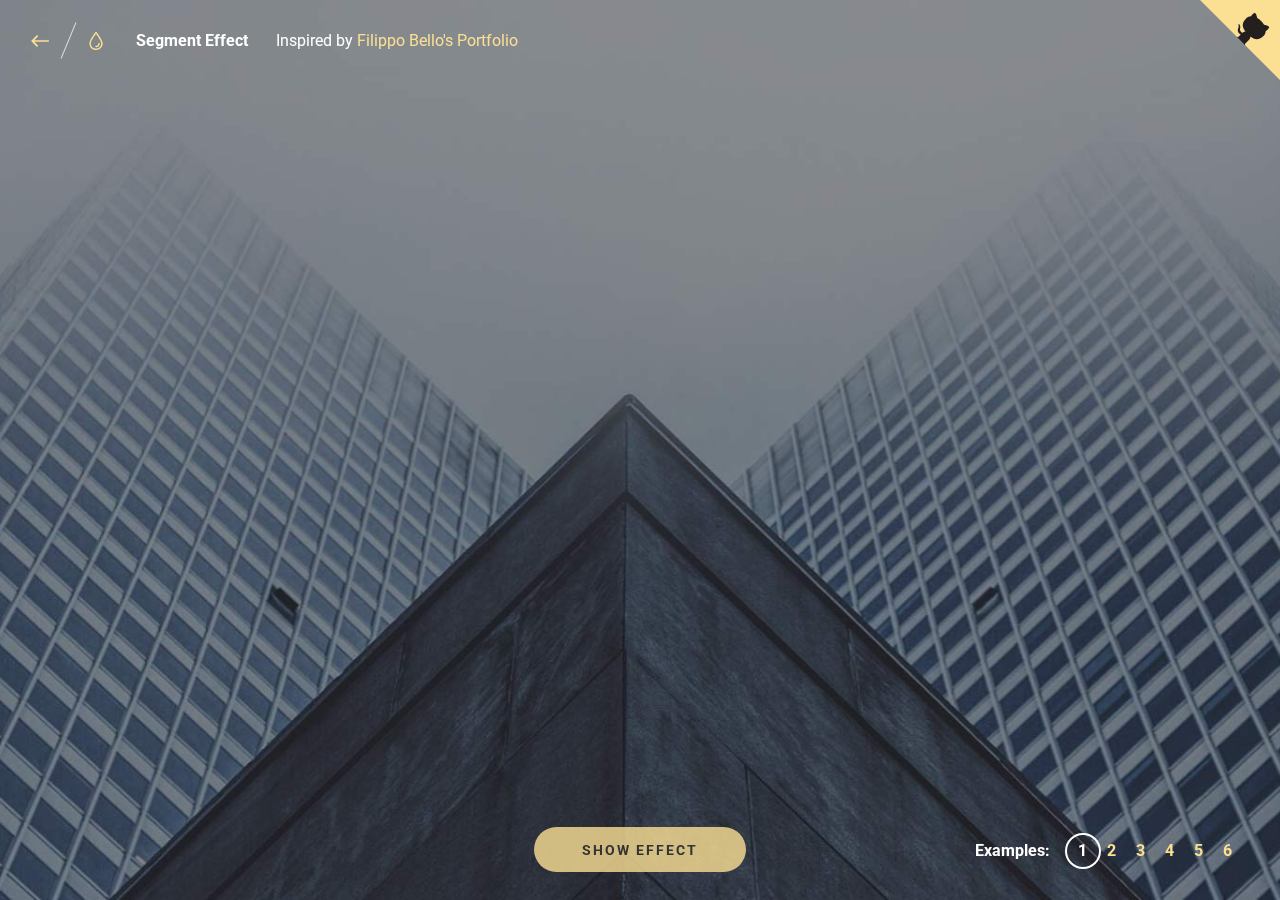
<file: img/SegmentEffect/index.html>
<!DOCTYPE html>
<html lang="en" class="no-js">
	<head>
		<meta charset="UTF-8" />
		<meta http-equiv="X-UA-Compatible" content="IE=edge">
		<meta name="viewport" content="width=device-width, initial-scale=1">
		<title>Segment Effect | Demo 1 | Codrops</title>
		<meta name="description" content="Background image segment effect" />
		<meta name="keywords" content="css, html, backgorund image, effect, boxes, segments" />
		<meta name="author" content="Codrops" />
		<link rel="shortcut icon" href="favicon.ico">
		<link href="https://fonts.googleapis.com/css?family=Roboto:400,700" rel="stylesheet">
		<link rel="stylesheet" type="text/css" href="css/normalize.css" />
		<link rel="stylesheet" type="text/css" href="css/demo.css" />
		<link rel="stylesheet" type="text/css" href="css/component.css" />
		<!--[if IE]>
			<script src="http://html5shiv.googlecode.com/svn/trunk/html5.js"></script>
			<![endif]-->
		<script>
		document.documentElement.className = 'js';
		</script>
	</head>
	<body class="demo-1">
		<svg class="hidden">
			<defs>
				<symbol id="icon-arrow" viewBox="0 0 24 24">
					<title>arrow</title>
					<polygon points="6.3,12.8 20.9,12.8 20.9,11.2 6.3,11.2 10.2,7.2 9,6 3.1,12 9,18 10.2,16.8 " />
				</symbol>
				<symbol id="icon-drop" viewBox="0 0 24 24">
					<title>drop</title>
					<path d="M12,21c-3.6,0-6.6-3-6.6-6.6C5.4,11,10.8,4,11.4,3.2C11.6,3.1,11.8,3,12,3s0.4,0.1,0.6,0.3c0.6,0.8,6.1,7.8,6.1,11.2C18.6,18.1,15.6,21,12,21zM12,4.8c-1.8,2.4-5.2,7.4-5.2,9.6c0,2.9,2.3,5.2,5.2,5.2s5.2-2.3,5.2-5.2C17.2,12.2,13.8,7.3,12,4.8z" />
					<path d="M12,18.2c-0.4,0-0.7-0.3-0.7-0.7s0.3-0.7,0.7-0.7c1.3,0,2.4-1.1,2.4-2.4c0-0.4,0.3-0.7,0.7-0.7c0.4,0,0.7,0.3,0.7,0.7C15.8,16.5,14.1,18.2,12,18.2z" />
				</symbol>
			</defs>
		</svg>
		<main>
			<header class="codrops-header">
				<div class="codrops-links">
					<a class="codrops-icon codrops-icon--prev" href="http://tympanus.net/Development/FancyLetterAnimation/" title="Previous Demo">
						<svg class="icon icon--arrow">
							<use xlink:href="#icon-arrow"></use>
						</svg>
					</a>
					<a class="codrops-icon codrops-icon--drop" href="http://tympanus.net/codrops/?p=28039" title="Back to the article">
						<svg class="icon icon--drop">
							<use xlink:href="#icon-drop"></use>
						</svg>
					</a>
				</div>
				<h1 class="codrops-header__title">Segment Effect</h1>
				<p class="codrops-header__tagline">Inspired by <a href="http://www.filippobello.com/portfolio">Filippo Bello's Portfolio</a></p>
				<a href="https://github.com/codrops/SegmentEffect/" class="github-corner">
					<svg width="80" height="80" viewBox="0 0 250 250" class="github-icon">
						<path d="M0,0 L115,115 L130,115 L142,142 L250,250 L250,0 Z"></path>
						<path d="M128.3,109.0 C113.8,99.7 119.0,89.6 119.0,89.6 C122.0,82.7 120.5,78.6 120.5,78.6 C119.2,72.0 123.4,76.3 123.4,76.3 C127.3,80.9 125.5,87.3 125.5,87.3 C122.9,97.6 130.6,101.9 134.4,103.2" fill="currentColor" style="transform-origin: 130px 106px;" class="octo-arm"></path>
						<path d="M115.0,115.0 C114.9,115.1 118.7,116.5 119.8,115.4 L133.7,101.6 C136.9,99.2 139.9,98.4 142.2,98.6 C133.8,88.0 127.5,74.4 143.8,58.0 C148.5,53.4 154.0,51.2 159.7,51.0 C160.3,49.4 163.2,43.6 171.4,40.1 C171.4,40.1 176.1,42.5 178.8,56.2 C183.1,58.6 187.2,61.8 190.9,65.4 C194.5,69.0 197.7,73.2 200.1,77.6 C213.8,80.2 216.3,84.9 216.3,84.9 C212.7,93.1 206.9,96.0 205.4,96.6 C205.1,102.4 203.0,107.8 198.3,112.5 C181.9,128.9 168.3,122.5 157.7,114.1 C157.9,116.9 156.7,120.9 152.7,124.9 L141.0,136.5 C139.8,137.7 141.6,141.9 141.8,141.8 Z" fill="currentColor" class="octo-body"></path>
					</svg>
				</a>
			</header>
			<!-- Initial markup -->
			<div class="segmenter" style="background-image: url(img/1.jpg)"></div>
			<h2 class="trigger-headline trigger-headline--hidden"><span>M</span><span>o</span><span>t</span><span>i</span><span>o</span><span>n</span></h2>
			<div class="bottom-nav">
				<button class="btn btn--trigger btn--hidden">Show Effect</button>
				<nav class="codrops-demos">
					<span>Examples: </span>
					<a class="current-demo" href="index.html">1</a>
					<a href="index2.html">2</a>
					<a href="index3.html">3</a>
					<a href="index4.html">4</a>
					<a href="index5.html">5</a>
					<a href="index6.html">6</a>
				</nav>
			</div>
		</main>
		<script src="js/anime.min.js"></script>
		<script src="js/imagesloaded.pkgd.min.js"></script>
		<script src="js/main.js"></script>
		<script>
		(function() {
			var headline = document.querySelector('.trigger-headline'),
				trigger = document.querySelector('.btn--trigger'),
				segmenter = new Segmenter(document.querySelector('.segmenter'), {
					onReady: function() {
						trigger.classList.remove('btn--hidden');
						trigger.addEventListener('click', function() {
							segmenter.animate();
							headline.classList.remove('trigger-headline--hidden');
							this.classList.add('btn--hidden');
						});
					}
				});
		})();
		</script>
	</body>
</html>
</file>
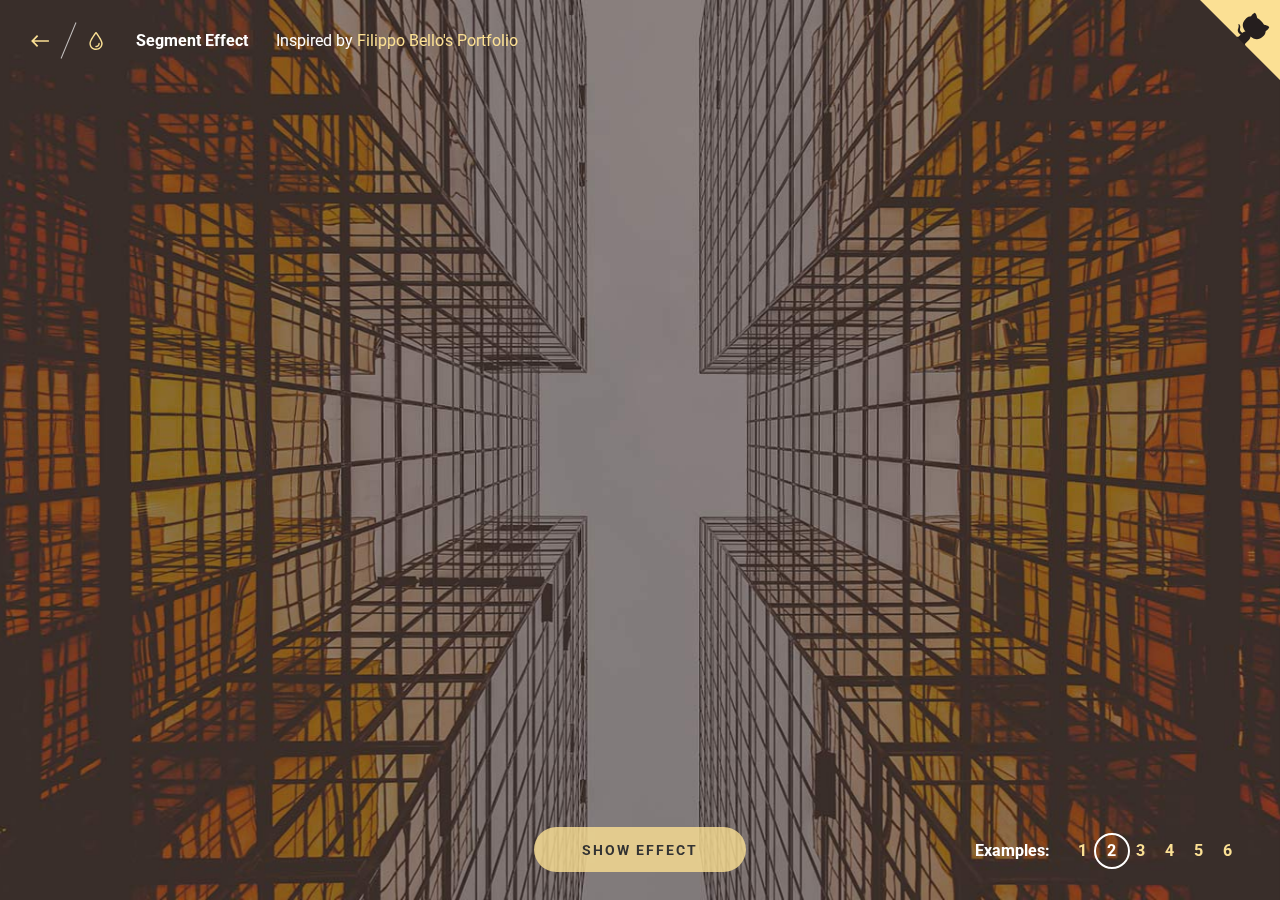
<file: img/SegmentEffect/index2.html>
<!DOCTYPE html>
<html lang="en" class="no-js">
	<head>
		<meta charset="UTF-8" />
		<meta http-equiv="X-UA-Compatible" content="IE=edge">
		<meta name="viewport" content="width=device-width, initial-scale=1">
		<title>Segment Effect | Demo 2 | Codrops</title>
		<meta name="description" content="Background image segment effect" />
		<meta name="keywords" content="css, html, backgorund image, effect, boxes, segments" />
		<meta name="author" content="Codrops" />
		<link rel="shortcut icon" href="favicon.ico">
		<link href="https://fonts.googleapis.com/css?family=Roboto:400,700" rel="stylesheet">
		<link rel="stylesheet" type="text/css" href="css/normalize.css" />
		<link rel="stylesheet" type="text/css" href="css/demo.css" />
		<link rel="stylesheet" type="text/css" href="css/component.css" />
		<!--[if IE]>
			<script src="http://html5shiv.googlecode.com/svn/trunk/html5.js"></script>
		<![endif]-->
		<script>
		document.documentElement.className = 'js';
		</script>
	</head>
	<body class="demo-2">
		<svg class="hidden">
			<defs>
				<symbol id="icon-arrow" viewBox="0 0 24 24">
					<title>arrow</title>
					<polygon points="6.3,12.8 20.9,12.8 20.9,11.2 6.3,11.2 10.2,7.2 9,6 3.1,12 9,18 10.2,16.8 " />
				</symbol>
				<symbol id="icon-drop" viewBox="0 0 24 24">
					<title>drop</title>
					<path d="M12,21c-3.6,0-6.6-3-6.6-6.6C5.4,11,10.8,4,11.4,3.2C11.6,3.1,11.8,3,12,3s0.4,0.1,0.6,0.3c0.6,0.8,6.1,7.8,6.1,11.2C18.6,18.1,15.6,21,12,21zM12,4.8c-1.8,2.4-5.2,7.4-5.2,9.6c0,2.9,2.3,5.2,5.2,5.2s5.2-2.3,5.2-5.2C17.2,12.2,13.8,7.3,12,4.8z" />
					<path d="M12,18.2c-0.4,0-0.7-0.3-0.7-0.7s0.3-0.7,0.7-0.7c1.3,0,2.4-1.1,2.4-2.4c0-0.4,0.3-0.7,0.7-0.7c0.4,0,0.7,0.3,0.7,0.7C15.8,16.5,14.1,18.2,12,18.2z" />
				</symbol>
			</defs>
		</svg>
		<main>
			<header class="codrops-header">
				<div class="codrops-links">
					<a class="codrops-icon codrops-icon--prev" href="http://tympanus.net/Development/FancyLetterAnimation/" title="Previous Demo">
						<svg class="icon icon--arrow">
							<use xlink:href="#icon-arrow"></use>
						</svg>
					</a>
					<a class="codrops-icon codrops-icon--drop" href="http://tympanus.net/codrops/?p=28039" title="Back to the article">
						<svg class="icon icon--drop">
							<use xlink:href="#icon-drop"></use>
						</svg>
					</a>
				</div>
				<h1 class="codrops-header__title">Segment Effect</h1>
				<p class="codrops-header__tagline">Inspired by <a href="http://www.filippobello.com/portfolio">Filippo Bello's Portfolio</a></p>
				<a href="https://github.com/codrops/SegmentEffect/" class="github-corner">
					<svg width="80" height="80" viewBox="0 0 250 250" class="github-icon">
						<path d="M0,0 L115,115 L130,115 L142,142 L250,250 L250,0 Z"></path>
						<path d="M128.3,109.0 C113.8,99.7 119.0,89.6 119.0,89.6 C122.0,82.7 120.5,78.6 120.5,78.6 C119.2,72.0 123.4,76.3 123.4,76.3 C127.3,80.9 125.5,87.3 125.5,87.3 C122.9,97.6 130.6,101.9 134.4,103.2" fill="currentColor" style="transform-origin: 130px 106px;" class="octo-arm"></path>
						<path d="M115.0,115.0 C114.9,115.1 118.7,116.5 119.8,115.4 L133.7,101.6 C136.9,99.2 139.9,98.4 142.2,98.6 C133.8,88.0 127.5,74.4 143.8,58.0 C148.5,53.4 154.0,51.2 159.7,51.0 C160.3,49.4 163.2,43.6 171.4,40.1 C171.4,40.1 176.1,42.5 178.8,56.2 C183.1,58.6 187.2,61.8 190.9,65.4 C194.5,69.0 197.7,73.2 200.1,77.6 C213.8,80.2 216.3,84.9 216.3,84.9 C212.7,93.1 206.9,96.0 205.4,96.6 C205.1,102.4 203.0,107.8 198.3,112.5 C181.9,128.9 168.3,122.5 157.7,114.1 C157.9,116.9 156.7,120.9 152.7,124.9 L141.0,136.5 C139.8,137.7 141.6,141.9 141.8,141.8 Z" fill="currentColor" class="octo-body"></path>
					</svg>
				</a>
			</header>
			<!-- Initial markup -->
			<div class="segmenter" style="background-image: url(img/2.jpg)"></div>
			<h2 class="trigger-headline trigger-headline--hidden"><span>C</span><span>o</span><span>p</span><span>p</span><span>e</span><span>r</span></h2>
			<div class="bottom-nav">
				<button class="btn btn--trigger">Show Effect</button>
				<nav class="codrops-demos">
					<span>Examples: </span>
					<a href="index.html">1</a>
					<a class="current-demo" href="index2.html">2</a>
					<a href="index3.html">3</a>
					<a href="index4.html">4</a>
					<a href="index5.html">5</a>
					<a href="index6.html">6</a>
				</nav>
			</div>
		</main>
		<script src="js/anime.min.js"></script>
		<script src="js/imagesloaded.pkgd.min.js"></script>
		<script src="js/main.js"></script>
		<script>
		(function() {
			var headline = document.querySelector('.trigger-headline'),
				trigger = document.querySelector('.btn--trigger'),
				segmenter = new Segmenter(document.querySelector('.segmenter'), {
					pieces: 4,
					animation: {
						duration: 1500,
						easing: 'easeInOutExpo',
						delay: 100,
						translateZ: 100
					},
					parallax: true,
					positions: [
						{top: 0, left: 0, width: 45, height: 45},
						{top: 55, left: 0, width: 45, height: 45},
						{top: 0, left: 55, width: 45, height: 45},
						{top: 55, left: 55, width: 45, height: 45}
					],
					onReady: function() {
						trigger.classList.remove('btn--hidden');
						trigger.addEventListener('click', function() {
							segmenter.animate();
							headline.classList.remove('trigger-headline--hidden');
							this.classList.add('btn--hidden');
						});
					}
				});
		})();
		</script>
	</body>
</html>
</file>
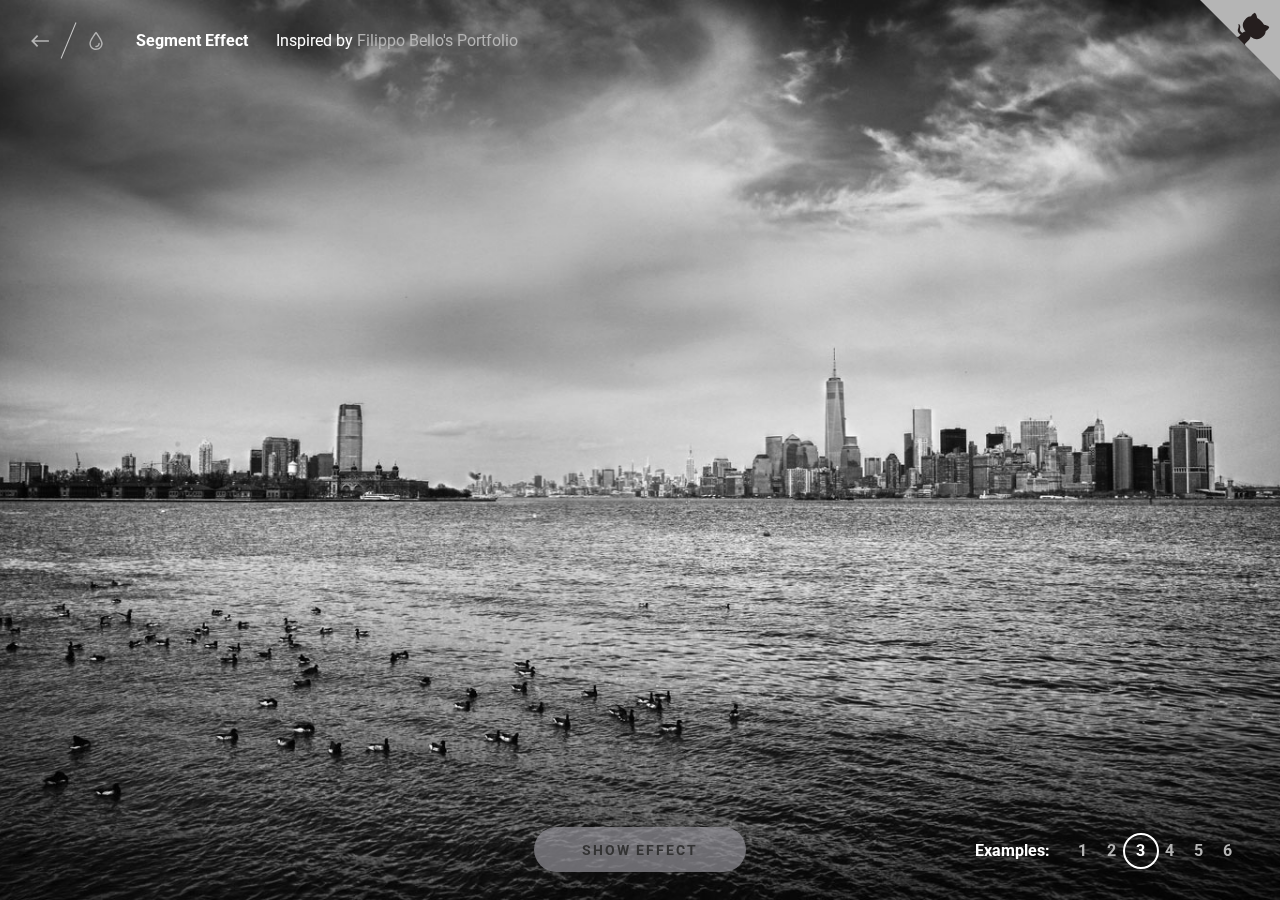
<file: img/SegmentEffect/index3.html>
<!DOCTYPE html>
<html lang="en" class="no-js">
	<head>
		<meta charset="UTF-8" />
		<meta http-equiv="X-UA-Compatible" content="IE=edge">
		<meta name="viewport" content="width=device-width, initial-scale=1">
		<title>Segment Effect | Demo 3 | Codrops</title>
		<meta name="description" content="Background image segment effect" />
		<meta name="keywords" content="css, html, backgorund image, effect, boxes, segments" />
		<meta name="author" content="Codrops" />
		<link rel="shortcut icon" href="favicon.ico">
		<link href="https://fonts.googleapis.com/css?family=Roboto:400,700" rel="stylesheet">
		<link rel="stylesheet" type="text/css" href="css/normalize.css" />
		<link rel="stylesheet" type="text/css" href="css/demo.css" />
		<link rel="stylesheet" type="text/css" href="css/component.css" />
		<!--[if IE]>
			<script src="http://html5shiv.googlecode.com/svn/trunk/html5.js"></script>
		<![endif]-->
		<script>
		document.documentElement.className = 'js';
		</script>
	</head>
	<body class="demo-3">
		<svg class="hidden">
			<defs>
				<symbol id="icon-arrow" viewBox="0 0 24 24">
					<title>arrow</title>
					<polygon points="6.3,12.8 20.9,12.8 20.9,11.2 6.3,11.2 10.2,7.2 9,6 3.1,12 9,18 10.2,16.8 " />
				</symbol>
				<symbol id="icon-drop" viewBox="0 0 24 24">
					<title>drop</title>
					<path d="M12,21c-3.6,0-6.6-3-6.6-6.6C5.4,11,10.8,4,11.4,3.2C11.6,3.1,11.8,3,12,3s0.4,0.1,0.6,0.3c0.6,0.8,6.1,7.8,6.1,11.2C18.6,18.1,15.6,21,12,21zM12,4.8c-1.8,2.4-5.2,7.4-5.2,9.6c0,2.9,2.3,5.2,5.2,5.2s5.2-2.3,5.2-5.2C17.2,12.2,13.8,7.3,12,4.8z" />
					<path d="M12,18.2c-0.4,0-0.7-0.3-0.7-0.7s0.3-0.7,0.7-0.7c1.3,0,2.4-1.1,2.4-2.4c0-0.4,0.3-0.7,0.7-0.7c0.4,0,0.7,0.3,0.7,0.7C15.8,16.5,14.1,18.2,12,18.2z" />
				</symbol>
			</defs>
		</svg>
		<main>
			<header class="codrops-header">
				<div class="codrops-links">
					<a class="codrops-icon codrops-icon--prev" href="http://tympanus.net/Development/FancyLetterAnimation/" title="Previous Demo">
						<svg class="icon icon--arrow">
							<use xlink:href="#icon-arrow"></use>
						</svg>
					</a>
					<a class="codrops-icon codrops-icon--drop" href="http://tympanus.net/codrops/?p=28039" title="Back to the article">
						<svg class="icon icon--drop">
							<use xlink:href="#icon-drop"></use>
						</svg>
					</a>
				</div>
				<h1 class="codrops-header__title">Segment Effect</h1>
				<p class="codrops-header__tagline">Inspired by <a href="http://www.filippobello.com/portfolio">Filippo Bello's Portfolio</a></p>
				<a href="https://github.com/codrops/SegmentEffect/" class="github-corner">
					<svg width="80" height="80" viewBox="0 0 250 250" class="github-icon">
						<path d="M0,0 L115,115 L130,115 L142,142 L250,250 L250,0 Z"></path>
						<path d="M128.3,109.0 C113.8,99.7 119.0,89.6 119.0,89.6 C122.0,82.7 120.5,78.6 120.5,78.6 C119.2,72.0 123.4,76.3 123.4,76.3 C127.3,80.9 125.5,87.3 125.5,87.3 C122.9,97.6 130.6,101.9 134.4,103.2" fill="currentColor" style="transform-origin: 130px 106px;" class="octo-arm"></path>
						<path d="M115.0,115.0 C114.9,115.1 118.7,116.5 119.8,115.4 L133.7,101.6 C136.9,99.2 139.9,98.4 142.2,98.6 C133.8,88.0 127.5,74.4 143.8,58.0 C148.5,53.4 154.0,51.2 159.7,51.0 C160.3,49.4 163.2,43.6 171.4,40.1 C171.4,40.1 176.1,42.5 178.8,56.2 C183.1,58.6 187.2,61.8 190.9,65.4 C194.5,69.0 197.7,73.2 200.1,77.6 C213.8,80.2 216.3,84.9 216.3,84.9 C212.7,93.1 206.9,96.0 205.4,96.6 C205.1,102.4 203.0,107.8 198.3,112.5 C181.9,128.9 168.3,122.5 157.7,114.1 C157.9,116.9 156.7,120.9 152.7,124.9 L141.0,136.5 C139.8,137.7 141.6,141.9 141.8,141.8 Z" fill="currentColor" class="octo-body"></path>
					</svg>
				</a>
			</header>
			<!-- Initial markup -->
			<div class="segmenter" style="background-image: url(img/3.jpg)"></div>
			<h2 class="trigger-headline trigger-headline--hidden"><span>M</span><span>o</span><span>t</span><span>i</span><span>o</span><span>n</span></h2>
			<div class="bottom-nav">
				<button class="btn btn--trigger">Show Effect</button>
				<nav class="codrops-demos">
					<span>Examples: </span>
					<a href="index.html">1</a>
					<a href="index2.html">2</a>
					<a class="current-demo" href="index3.html">3</a>
					<a href="index4.html">4</a>
					<a href="index5.html">5</a>
					<a href="index6.html">6</a>
				</nav>
			</div>
		</main>
		<script src="js/anime.min.js"></script>
		<script src="js/imagesloaded.pkgd.min.js"></script>
		<script src="js/main.js"></script>
		<script>
		(function() {
			var headline = document.querySelector('.trigger-headline'),
				trigger = document.querySelector('.btn--trigger'),
				segmenter = new Segmenter(document.querySelector('.segmenter'), {
					pieces: 10,
					shadowsAnimation: {
						opacity: 1,
						translateX: 20,
						translateY: 20
					},
					animation: {
						duration: 1500,
						easing: 'easeOutQuad',
						delay: 50,
						translateZ: {min: 10, max: 65}
					},
					positions: [
						{top: 0, left: 0, width: 30, height: 30},
						{top: 10, left: 10, width: 30, height: 30},
						{top: 20, left: 20, width: 30, height: 30},
						{top: 30, left: 30, width: 30, height: 30},
						{top: 40, left: 40, width: 30, height: 30},
						{top: 50, left: 50, width: 30, height: 30},
						{top: 60, left: 60, width: 30, height: 30},
						{top: 70, left: 70, width: 30, height: 30},
						{top: 80, left: 80, width: 30, height: 30},
						{top: 90, left: 90, width: 30, height: 30}
					],
					onReady: function() {
						trigger.classList.remove('btn--hidden');
						trigger.addEventListener('click', function() {
							segmenter.animate();
							headline.classList.remove('trigger-headline--hidden');
							this.classList.add('btn--hidden');
						});
					}
				});
		})();
		</script>
	</body>
</html>
</file>
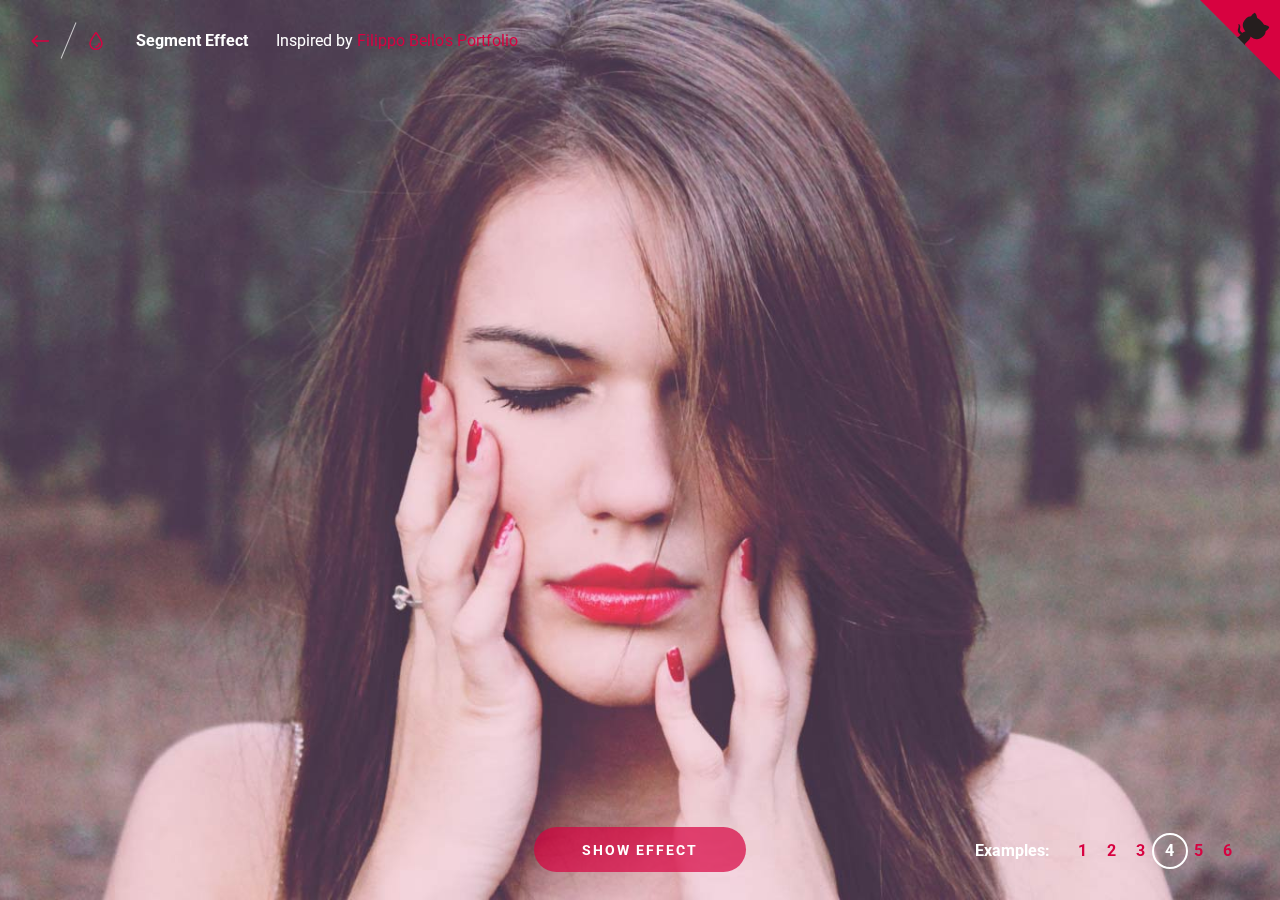
<file: img/SegmentEffect/index4.html>
<!DOCTYPE html>
<html lang="en" class="no-js">
	<head>
		<meta charset="UTF-8" />
		<meta http-equiv="X-UA-Compatible" content="IE=edge">
		<meta name="viewport" content="width=device-width, initial-scale=1">
		<title>Segment Effect | Demo 4 | Codrops</title>
		<meta name="description" content="Background image segment effect" />
		<meta name="keywords" content="css, html, backgorund image, effect, boxes, segments" />
		<meta name="author" content="Codrops" />
		<link rel="shortcut icon" href="favicon.ico">
		<link href="https://fonts.googleapis.com/css?family=Roboto:400,700" rel="stylesheet">
		<link rel="stylesheet" type="text/css" href="css/normalize.css" />
		<link rel="stylesheet" type="text/css" href="css/demo.css" />
		<link rel="stylesheet" type="text/css" href="css/component.css" />
		<!--[if IE]>
			<script src="http://html5shiv.googlecode.com/svn/trunk/html5.js"></script>
		<![endif]-->
		<script>
		document.documentElement.className = 'js';
		</script>
	</head>
	<body class="demo-4">
		<svg class="hidden">
			<defs>
				<symbol id="icon-arrow" viewBox="0 0 24 24">
					<title>arrow</title>
					<polygon points="6.3,12.8 20.9,12.8 20.9,11.2 6.3,11.2 10.2,7.2 9,6 3.1,12 9,18 10.2,16.8 " />
				</symbol>
				<symbol id="icon-drop" viewBox="0 0 24 24">
					<title>drop</title>
					<path d="M12,21c-3.6,0-6.6-3-6.6-6.6C5.4,11,10.8,4,11.4,3.2C11.6,3.1,11.8,3,12,3s0.4,0.1,0.6,0.3c0.6,0.8,6.1,7.8,6.1,11.2C18.6,18.1,15.6,21,12,21zM12,4.8c-1.8,2.4-5.2,7.4-5.2,9.6c0,2.9,2.3,5.2,5.2,5.2s5.2-2.3,5.2-5.2C17.2,12.2,13.8,7.3,12,4.8z" />
					<path d="M12,18.2c-0.4,0-0.7-0.3-0.7-0.7s0.3-0.7,0.7-0.7c1.3,0,2.4-1.1,2.4-2.4c0-0.4,0.3-0.7,0.7-0.7c0.4,0,0.7,0.3,0.7,0.7C15.8,16.5,14.1,18.2,12,18.2z" />
				</symbol>
			</defs>
		</svg>
		<main>
			<header class="codrops-header">
				<div class="codrops-links">
					<a class="codrops-icon codrops-icon--prev" href="http://tympanus.net/Development/FancyLetterAnimation/" title="Previous Demo">
						<svg class="icon icon--arrow">
							<use xlink:href="#icon-arrow"></use>
						</svg>
					</a>
					<a class="codrops-icon codrops-icon--drop" href="http://tympanus.net/codrops/?p=28039" title="Back to the article">
						<svg class="icon icon--drop">
							<use xlink:href="#icon-drop"></use>
						</svg>
					</a>
				</div>
				<h1 class="codrops-header__title">Segment Effect</h1>
				<p class="codrops-header__tagline">Inspired by <a href="http://www.filippobello.com/portfolio">Filippo Bello's Portfolio</a></p>
				<a href="https://github.com/codrops/SegmentEffect/" class="github-corner">
					<svg width="80" height="80" viewBox="0 0 250 250" class="github-icon">
						<path d="M0,0 L115,115 L130,115 L142,142 L250,250 L250,0 Z"></path>
						<path d="M128.3,109.0 C113.8,99.7 119.0,89.6 119.0,89.6 C122.0,82.7 120.5,78.6 120.5,78.6 C119.2,72.0 123.4,76.3 123.4,76.3 C127.3,80.9 125.5,87.3 125.5,87.3 C122.9,97.6 130.6,101.9 134.4,103.2" fill="currentColor" style="transform-origin: 130px 106px;" class="octo-arm"></path>
						<path d="M115.0,115.0 C114.9,115.1 118.7,116.5 119.8,115.4 L133.7,101.6 C136.9,99.2 139.9,98.4 142.2,98.6 C133.8,88.0 127.5,74.4 143.8,58.0 C148.5,53.4 154.0,51.2 159.7,51.0 C160.3,49.4 163.2,43.6 171.4,40.1 C171.4,40.1 176.1,42.5 178.8,56.2 C183.1,58.6 187.2,61.8 190.9,65.4 C194.5,69.0 197.7,73.2 200.1,77.6 C213.8,80.2 216.3,84.9 216.3,84.9 C212.7,93.1 206.9,96.0 205.4,96.6 C205.1,102.4 203.0,107.8 198.3,112.5 C181.9,128.9 168.3,122.5 157.7,114.1 C157.9,116.9 156.7,120.9 152.7,124.9 L141.0,136.5 C139.8,137.7 141.6,141.9 141.8,141.8 Z" fill="currentColor" class="octo-body"></path>
					</svg>
				</a>
			</header>
			<!-- Initial markup -->
			<div class="segmenter" style="background-image: url(img/4.jpg)"></div>
			<h2 class="trigger-headline trigger-headline--hidden"><span>Q</span><span>u</span><span>a</span><span>l</span><span>m</span><span>s</span></h2>
			<div class="bottom-nav">
				<button class="btn btn--trigger">Show Effect</button>
				<nav class="codrops-demos">
					<span>Examples: </span>
					<a href="index.html">1</a>
					<a href="index2.html">2</a>
					<a href="index3.html">3</a>
					<a class="current-demo" href="index4.html">4</a>
					<a href="index5.html">5</a>
					<a href="index6.html">6</a>
				</nav>
			</div>
		</main>
		<script src="js/anime.min.js"></script>
		<script src="js/imagesloaded.pkgd.min.js"></script>
		<script src="js/main.js"></script>
		<script>
		(function() {
			var headline = document.querySelector('.trigger-headline'),
				trigger = document.querySelector('.btn--trigger'),
				segmenter = new Segmenter(document.querySelector('.segmenter'), {
					pieces: 7,
					animation: {
						duration: 1500,
						easing: 'easeOutQuad',
						delay: 50,
						translateZ: {min: 10, max: 65}
					},
					parallax: true,
					parallaxMovement: {min: 5, max: 10},
					positions: [
						{top: 10, left: 20, width: 20, height: 30},
						{top: 8, left: 35, width: 30, height: 20},
						{top: 25, left: 18, width: 14, height: 25},
						{top: 23, left: 50, width: 20, height: 10},
						{top: 30, left: 65, width: 10, height: 30},
						{top: 48, left: 20, width: 10, height: 13},
						{top: 50, left: 67, width: 10, height: 20}
					],
					onReady: function() {
						trigger.classList.remove('btn--hidden');
						trigger.addEventListener('click', function() {
							segmenter.animate();
							headline.classList.remove('trigger-headline--hidden');
							this.classList.add('btn--hidden');
						});
					}
				});
		})();
		</script>
	</body>
</html>
</file>
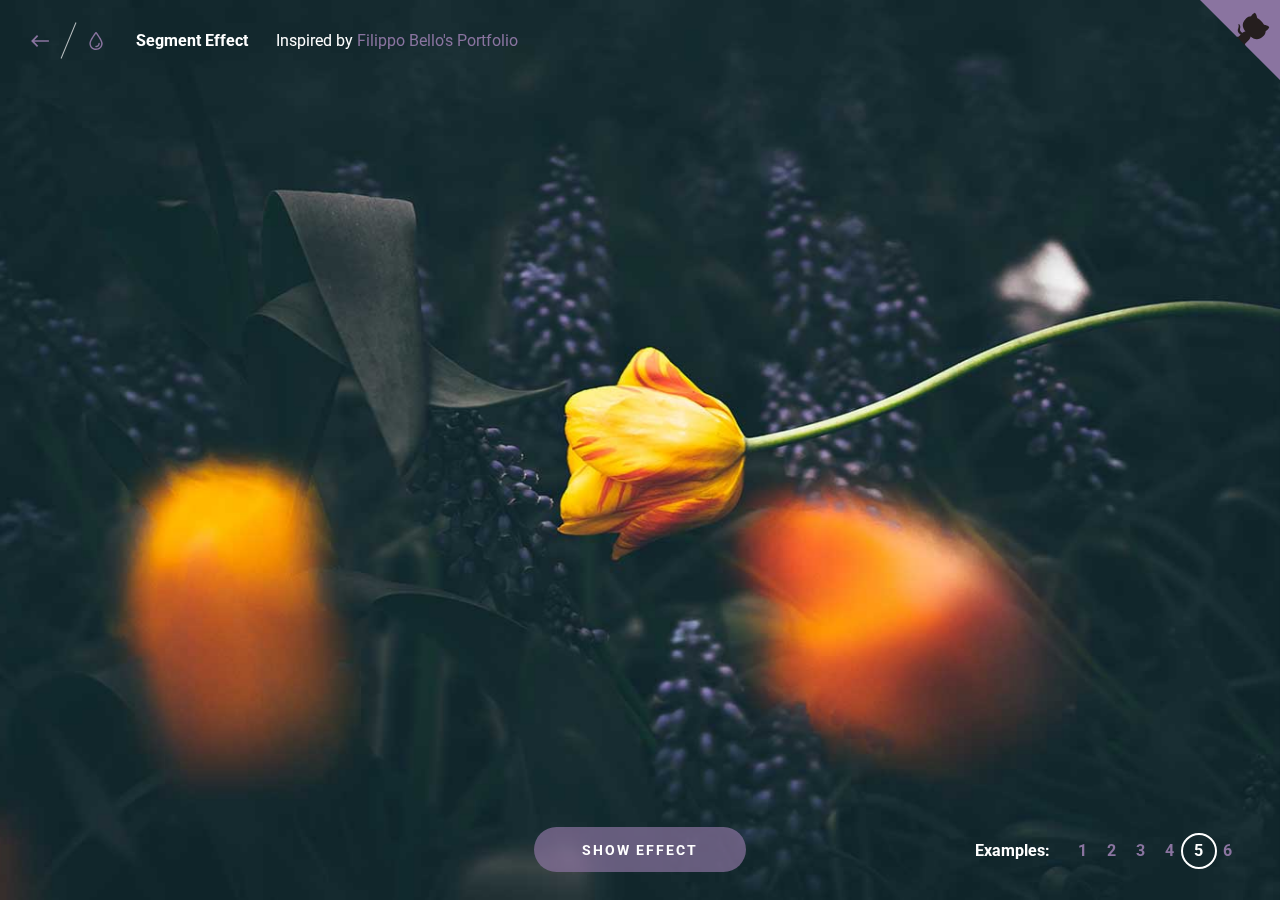
<file: img/SegmentEffect/index5.html>
<!DOCTYPE html>
<html lang="en" class="no-js">
	<head>
		<meta charset="UTF-8" />
		<meta http-equiv="X-UA-Compatible" content="IE=edge">
		<meta name="viewport" content="width=device-width, initial-scale=1">
		<title>Segment Effect | Demo 5 | Codrops</title>
		<meta name="description" content="Background image segment effect" />
		<meta name="keywords" content="css, html, backgorund image, effect, boxes, segments" />
		<meta name="author" content="Codrops" />
		<link rel="shortcut icon" href="favicon.ico">
		<link href="https://fonts.googleapis.com/css?family=Roboto:400,700" rel="stylesheet">
		<link rel="stylesheet" type="text/css" href="css/normalize.css" />
		<link rel="stylesheet" type="text/css" href="css/demo.css" />
		<link rel="stylesheet" type="text/css" href="css/component.css" />
		<!--[if IE]>
			<script src="http://html5shiv.googlecode.com/svn/trunk/html5.js"></script>
		<![endif]-->
		<script>
		document.documentElement.className = 'js';
		</script>
	</head>
	<body class="demo-5">
		<svg class="hidden">
			<defs>
				<symbol id="icon-arrow" viewBox="0 0 24 24">
					<title>arrow</title>
					<polygon points="6.3,12.8 20.9,12.8 20.9,11.2 6.3,11.2 10.2,7.2 9,6 3.1,12 9,18 10.2,16.8 " />
				</symbol>
				<symbol id="icon-drop" viewBox="0 0 24 24">
					<title>drop</title>
					<path d="M12,21c-3.6,0-6.6-3-6.6-6.6C5.4,11,10.8,4,11.4,3.2C11.6,3.1,11.8,3,12,3s0.4,0.1,0.6,0.3c0.6,0.8,6.1,7.8,6.1,11.2C18.6,18.1,15.6,21,12,21zM12,4.8c-1.8,2.4-5.2,7.4-5.2,9.6c0,2.9,2.3,5.2,5.2,5.2s5.2-2.3,5.2-5.2C17.2,12.2,13.8,7.3,12,4.8z" />
					<path d="M12,18.2c-0.4,0-0.7-0.3-0.7-0.7s0.3-0.7,0.7-0.7c1.3,0,2.4-1.1,2.4-2.4c0-0.4,0.3-0.7,0.7-0.7c0.4,0,0.7,0.3,0.7,0.7C15.8,16.5,14.1,18.2,12,18.2z" />
				</symbol>
			</defs>
		</svg>
		<main>
			<header class="codrops-header">
				<div class="codrops-links">
					<a class="codrops-icon codrops-icon--prev" href="http://tympanus.net/Development/FancyLetterAnimation/" title="Previous Demo">
						<svg class="icon icon--arrow">
							<use xlink:href="#icon-arrow"></use>
						</svg>
					</a>
					<a class="codrops-icon codrops-icon--drop" href="http://tympanus.net/codrops/?p=28039" title="Back to the article">
						<svg class="icon icon--drop">
							<use xlink:href="#icon-drop"></use>
						</svg>
					</a>
				</div>
				<h1 class="codrops-header__title">Segment Effect</h1>
				<p class="codrops-header__tagline">Inspired by <a href="http://www.filippobello.com/portfolio">Filippo Bello's Portfolio</a></p>
				<a href="https://github.com/codrops/SegmentEffect/" class="github-corner">
					<svg width="80" height="80" viewBox="0 0 250 250" class="github-icon">
						<path d="M0,0 L115,115 L130,115 L142,142 L250,250 L250,0 Z"></path>
						<path d="M128.3,109.0 C113.8,99.7 119.0,89.6 119.0,89.6 C122.0,82.7 120.5,78.6 120.5,78.6 C119.2,72.0 123.4,76.3 123.4,76.3 C127.3,80.9 125.5,87.3 125.5,87.3 C122.9,97.6 130.6,101.9 134.4,103.2" fill="currentColor" style="transform-origin: 130px 106px;" class="octo-arm"></path>
						<path d="M115.0,115.0 C114.9,115.1 118.7,116.5 119.8,115.4 L133.7,101.6 C136.9,99.2 139.9,98.4 142.2,98.6 C133.8,88.0 127.5,74.4 143.8,58.0 C148.5,53.4 154.0,51.2 159.7,51.0 C160.3,49.4 163.2,43.6 171.4,40.1 C171.4,40.1 176.1,42.5 178.8,56.2 C183.1,58.6 187.2,61.8 190.9,65.4 C194.5,69.0 197.7,73.2 200.1,77.6 C213.8,80.2 216.3,84.9 216.3,84.9 C212.7,93.1 206.9,96.0 205.4,96.6 C205.1,102.4 203.0,107.8 198.3,112.5 C181.9,128.9 168.3,122.5 157.7,114.1 C157.9,116.9 156.7,120.9 152.7,124.9 L141.0,136.5 C139.8,137.7 141.6,141.9 141.8,141.8 Z" fill="currentColor" class="octo-body"></path>
					</svg>
				</a>
			</header>
			<!-- Initial markup -->
			<div class="segmenter" style="background-image: url(img/5.jpg)"></div>
			<h2 class="trigger-headline trigger-headline--hidden"><span>R</span><span>a</span><span>b</span><span>b</span><span>i</span><span>t</span></h2>
			<div class="bottom-nav">
				<button class="btn btn--trigger">Show Effect</button>
				<nav class="codrops-demos">
					<span>Examples: </span>
					<a href="index.html">1</a>
					<a href="index2.html">2</a>
					<a href="index3.html">3</a>
					<a href="index4.html">4</a>
					<a class="current-demo" href="index5.html">5</a>
					<a href="index6.html">6</a>
				</nav>
			</div>
		</main>
		<script src="js/anime.min.js"></script>
		<script src="js/imagesloaded.pkgd.min.js"></script>
		<script src="js/main.js"></script>
		<script>
		(function() {
			var headline = document.querySelector('.trigger-headline'),
				trigger = document.querySelector('.btn--trigger'),
				segmenter = new Segmenter(document.querySelector('.segmenter'), {
					pieces: 8,
					positions: [
						{top: 0, left: 0, width: 100, height: 100},
						{top: 0, left: 0, width: 100, height: 100},
						{top: 0, left: 0, width: 100, height: 100},
						{top: 0, left: 0, width: 100, height: 100},
						{top: 0, left: 0, width: 100, height: 100},
						{top: 0, left: 0, width: 100, height: 100},
						{top: 0, left: 0, width: 100, height: 100},
						{top: 0, left: 0, width: 100, height: 100}
					],
					shadows: false,
					parallax: true,
					parallaxMovement: {min: 10, max: 30},
					animation: {
						duration: 2500,
						easing: 'easeOutExpo',
						delay: 0,
						opacity: .1,
						translateZ: {min: 10, max: 25}
					},
					onReady: function() {
						trigger.classList.remove('btn--hidden');
						trigger.addEventListener('click', function() {
							segmenter.animate();
							headline.classList.remove('trigger-headline--hidden');
							this.classList.add('btn--hidden');
						});
					}
				});
		})();
		</script>
	</body>
</html>
</file>
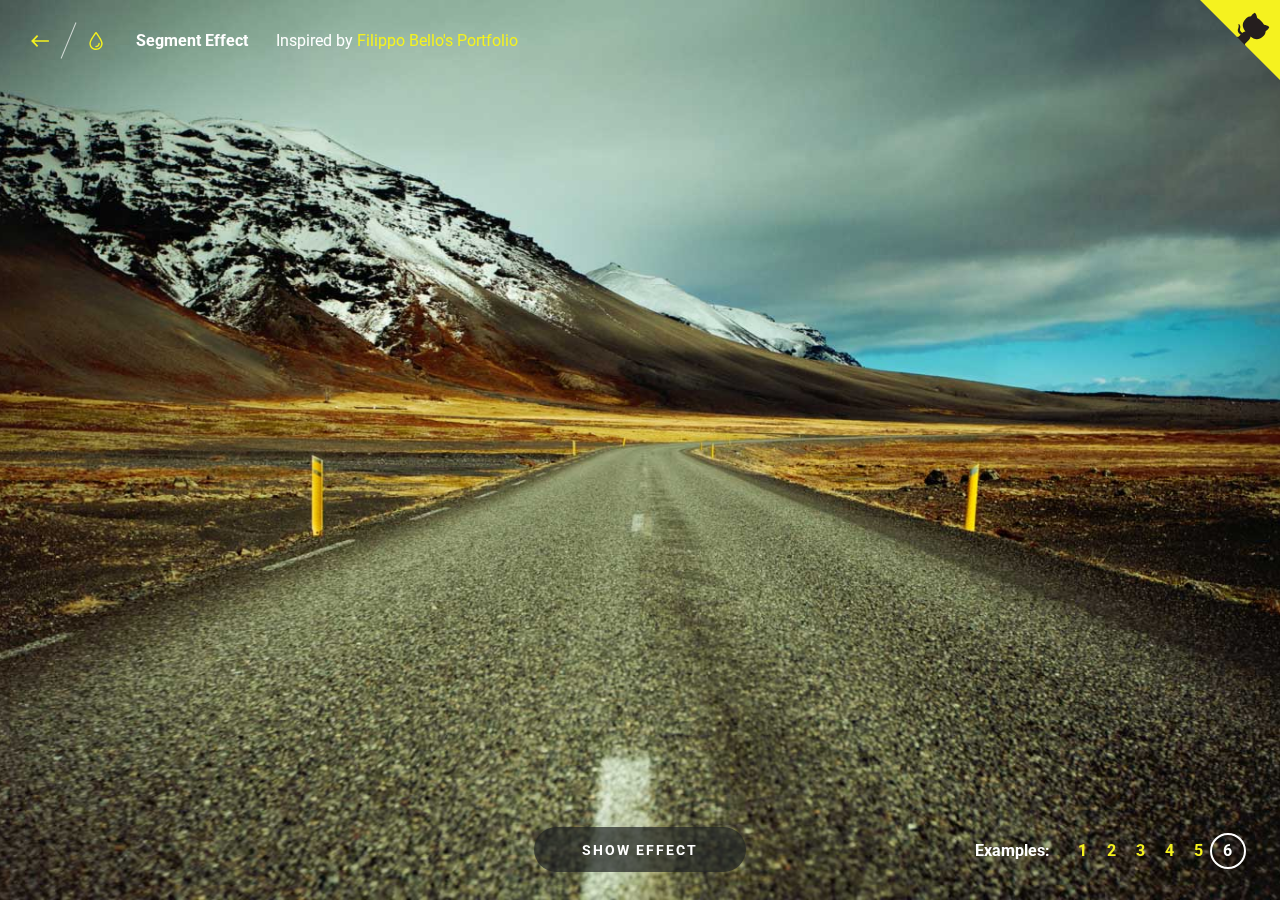
<file: img/SegmentEffect/index6.html>
<!DOCTYPE html>
<html lang="en" class="no-js">
	<head>
		<meta charset="UTF-8" />
		<meta http-equiv="X-UA-Compatible" content="IE=edge">
		<meta name="viewport" content="width=device-width, initial-scale=1">
		<title>Segment Effect | Demo 5 | Codrops</title>
		<meta name="description" content="Background image segment effect" />
		<meta name="keywords" content="css, html, backgorund image, effect, boxes, segments" />
		<meta name="author" content="Codrops" />
		<link rel="shortcut icon" href="favicon.ico">
		<link href="https://fonts.googleapis.com/css?family=Roboto:400,700" rel="stylesheet">
		<link rel="stylesheet" type="text/css" href="css/normalize.css" />
		<link rel="stylesheet" type="text/css" href="css/demo.css" />
		<link rel="stylesheet" type="text/css" href="css/component.css" />
		<!--[if IE]>
			<script src="http://html5shiv.googlecode.com/svn/trunk/html5.js"></script>
		<![endif]-->
		<script>
		document.documentElement.className = 'js';
		</script>
	</head>
	<body class="demo-6">
		<svg class="hidden">
			<defs>
				<symbol id="icon-arrow" viewBox="0 0 24 24">
					<title>arrow</title>
					<polygon points="6.3,12.8 20.9,12.8 20.9,11.2 6.3,11.2 10.2,7.2 9,6 3.1,12 9,18 10.2,16.8 " />
				</symbol>
				<symbol id="icon-drop" viewBox="0 0 24 24">
					<title>drop</title>
					<path d="M12,21c-3.6,0-6.6-3-6.6-6.6C5.4,11,10.8,4,11.4,3.2C11.6,3.1,11.8,3,12,3s0.4,0.1,0.6,0.3c0.6,0.8,6.1,7.8,6.1,11.2C18.6,18.1,15.6,21,12,21zM12,4.8c-1.8,2.4-5.2,7.4-5.2,9.6c0,2.9,2.3,5.2,5.2,5.2s5.2-2.3,5.2-5.2C17.2,12.2,13.8,7.3,12,4.8z" />
					<path d="M12,18.2c-0.4,0-0.7-0.3-0.7-0.7s0.3-0.7,0.7-0.7c1.3,0,2.4-1.1,2.4-2.4c0-0.4,0.3-0.7,0.7-0.7c0.4,0,0.7,0.3,0.7,0.7C15.8,16.5,14.1,18.2,12,18.2z" />
				</symbol>
			</defs>
		</svg>
		<main>
			<header class="codrops-header">
				<div class="codrops-links">
					<a class="codrops-icon codrops-icon--prev" href="http://tympanus.net/Development/FancyLetterAnimation/" title="Previous Demo">
						<svg class="icon icon--arrow">
							<use xlink:href="#icon-arrow"></use>
						</svg>
					</a>
					<a class="codrops-icon codrops-icon--drop" href="http://tympanus.net/codrops/?p=28039" title="Back to the article">
						<svg class="icon icon--drop">
							<use xlink:href="#icon-drop"></use>
						</svg>
					</a>
				</div>
				<h1 class="codrops-header__title">Segment Effect</h1>
				<p class="codrops-header__tagline">Inspired by <a href="http://www.filippobello.com/portfolio">Filippo Bello's Portfolio</a></p>
				<a href="https://github.com/codrops/SegmentEffect/" class="github-corner">
					<svg width="80" height="80" viewBox="0 0 250 250" class="github-icon">
						<path d="M0,0 L115,115 L130,115 L142,142 L250,250 L250,0 Z"></path>
						<path d="M128.3,109.0 C113.8,99.7 119.0,89.6 119.0,89.6 C122.0,82.7 120.5,78.6 120.5,78.6 C119.2,72.0 123.4,76.3 123.4,76.3 C127.3,80.9 125.5,87.3 125.5,87.3 C122.9,97.6 130.6,101.9 134.4,103.2" fill="currentColor" style="transform-origin: 130px 106px;" class="octo-arm"></path>
						<path d="M115.0,115.0 C114.9,115.1 118.7,116.5 119.8,115.4 L133.7,101.6 C136.9,99.2 139.9,98.4 142.2,98.6 C133.8,88.0 127.5,74.4 143.8,58.0 C148.5,53.4 154.0,51.2 159.7,51.0 C160.3,49.4 163.2,43.6 171.4,40.1 C171.4,40.1 176.1,42.5 178.8,56.2 C183.1,58.6 187.2,61.8 190.9,65.4 C194.5,69.0 197.7,73.2 200.1,77.6 C213.8,80.2 216.3,84.9 216.3,84.9 C212.7,93.1 206.9,96.0 205.4,96.6 C205.1,102.4 203.0,107.8 198.3,112.5 C181.9,128.9 168.3,122.5 157.7,114.1 C157.9,116.9 156.7,120.9 152.7,124.9 L141.0,136.5 C139.8,137.7 141.6,141.9 141.8,141.8 Z" fill="currentColor" class="octo-body"></path>
					</svg>
				</a>
			</header>
			<!-- Initial markup -->
			<div class="segmenter" style="background-image: url(img/6.jpg)"></div>
			<h2 class="trigger-headline trigger-headline--hidden"><span>M</span><span>o</span><span>t</span><span>i</span><span>o</span><span>n</span></h2>
			<div class="bottom-nav">
				<button class="btn btn--trigger">Show Effect</button>
				<nav class="codrops-demos">
					<span>Examples: </span>
					<a href="index.html">1</a>
					<a href="index2.html">2</a>
					<a href="index3.html">3</a>
					<a href="index4.html">4</a>
					<a href="index5.html">5</a>
					<a class="current-demo" href="index6.html">6</a>
				</nav>
			</div>
		</main>
		<script src="js/anime.min.js"></script>
		<script src="js/imagesloaded.pkgd.min.js"></script>
		<script src="js/main.js"></script>
		<script>
		(function() {
			var headline = document.querySelector('.trigger-headline'),
				trigger = document.querySelector('.btn--trigger'),
				segmenter = new Segmenter(document.querySelector('.segmenter'), {
					pieces: 9,
					positions: [
						{top: 30, left: 5, width: 40, height: 80},
						{top: 50, left: 25, width: 30, height: 30},
						{top: 5, left: 75, width: 40, height: 20},
						{top: 30, left: 45, width: 40, height: 20},
						{top: 45, left: 15, width: 50, height: 40},
						{top: 10, left: 40, width: 10, height: 20},
						{top: 20, left: 50, width: 30, height: 70},
						{top: 0, left: 10, width: 50, height: 60},
						{top: 70, left: 40, width: 30, height: 30}
					],
					animation: {
						duration: 2000,
						easing: 'easeInOutCubic',
						delay: 0,
						opacity: 1,
						translateZ: 85,
						translateX: {min: -20, max: 20},
						translateY: {min: -20, max: 20}
					},
					parallax: true,
					parallaxMovement: {min: 5, max: 10},
					onReady: function() {
						trigger.classList.remove('btn--hidden');
						trigger.addEventListener('click', function() {
							segmenter.animate();
							headline.classList.remove('trigger-headline--hidden');
							this.classList.add('btn--hidden');
						});
					}
				});
		})();
		</script>
	</body>
</html>
</file>
<file: img/SegmentEffect/css/demo.css>
*,
*::after,
*::before {
	-webkit-box-sizing: border-box;
	box-sizing: border-box;
}

body {
	font-family: 'Roboto', 'Avenir Next', sans-serif;
	color: #fff;
	background: #333;
	-webkit-font-smoothing: antialiased;
	-moz-osx-font-smoothing: grayscale;
}

/* Buttons */

.btn {
	display: inline-block;
	cursor: pointer;
	text-align: center;
	pointer-events: auto;
	color: #333;
	border: 0;
	border-radius: 1.85em;
	font-weight: bold;
	text-transform: uppercase;
	letter-spacing: 2px;
	font-size: 0.885em;
	padding: 1em 2em;
	margin: 0 auto;
	background: rgba(251, 224, 148, 0.8);
	-webkit-transition: background 0.3s, opacity 0.3s;
	transition: background 0.3s, opacity 0.3s;
}

.btn:focus {
	outline: none;
}

.btn:hover {
	background: rgba(251, 224, 148, 1);
}

.btn--trigger {
	width: 15em;
	position: absolute;
	bottom: 2em;
	left: 50%;
	margin: 0 0 0 -7.5em;
}

.btn--hidden {
	opacity: 0;
	pointer-events: none;
}

/* Links */

a {
	text-decoration: none;
	color: #fbe094;
	outline: none;
}

/* Demo colors */
.demo-2 a {}
.demo-2 .btn {}
.demo-2 .btn:hover {}
.demo-2 .trigger-headline { color: #fbe094; }
.demo-2 .github-icon { }

.demo-3 a { color: #b5b5b5; }
.demo-3 .btn { background: rgba(148,147,154,0.7); }
.demo-3 .btn:hover { background: rgba(148,147,154,1); }
.demo-3 .trigger-headline { color: #401fe4; }
.demo-3 .github-icon { fill: #b5b5b5;}

.demo-4 a { color: #d70240; }
.demo-4 .btn { background: rgba(215, 2, 64, 0.7); color: #fff; }
.demo-4 .btn:hover { background: rgba(215, 2, 64,1);  }
.demo-4 .trigger-headline { color: #fff; text-shadow: 10px 10px 10px rgba(0,0,0,0.2);}
.demo-4 .github-icon { fill: #d70240;}

.demo-5 a { color: #8a74a0; }
.demo-5 .btn { background: rgba(138, 116, 160, 0.7); color: #fff; }
.demo-5 .btn:hover { background: rgba(138, 116, 160,1); }
.demo-5 .trigger-headline { color: #E61572;}
.demo-5 .github-icon { fill: #8a74a0;}

.demo-6 a { color: #F5F21F; }
.demo-6 .btn { background: rgba(33, 35, 35, 0.7); color: #fff; }
.demo-6 .btn:hover { background: rgba(33, 35, 35, 1); }
.demo-6 .trigger-headline { color: #1D1D1C;}
.demo-6 .github-icon { fill: #F5F21F;}

a:hover,
a:focus {
	color: #fff;
}

.hidden {
	position: absolute;
	overflow: hidden;
	width: 0;
	height: 0;
	pointer-events: none;
}


/* Icons */

.icon {
	display: block;
	width: 1.5em;
	height: 1.5em;
	margin: 0 auto;
	fill: currentColor;
}

/* Header */

.codrops-header {
	position: absolute;
	z-index: 100;
	top: 0;
	left: 0;
	display: -webkit-flex;
	display: -ms-flexbox;
	display: flex;
	-webkit-flex-direction: row;
	-ms-flex-direction: row;
	flex-direction: row;
	-webkit-flex-wrap: wrap;
	flex-wrap: wrap;
	-webkit-align-items: center;
	-ms-flex-align: center;
	align-items: center;
	width: 100%;
	padding: 0.8em 0.75em;
	text-align: left;
}

.codrops-header__title {
	font-size: 1em;
	margin: 0;
	padding: 0 0.75em;
}

.codrops-header__tagline {
	margin: 0 6em 0 0;
	padding: 0 1em;
}


/* Bottom nav */

.bottom-nav {
	position: absolute;
	bottom: 0;
	left: 0;
	width: 100%;
}


/* Demo links */

.codrops-demos {
	font-weight: bold;
	text-align: right;
	padding: 2em 2.5em 2.5em;
}

.codrops-demos span {
	display: inline-block;
	margin: 0 1em 0 0;
}

.codrops-demos a {
	display: inline-block;
	position: relative;
	margin: 0 0.5em;
}

.codrops-demos a.current-demo {
	color: #fff;
}

.codrops-demos a.current-demo::before {
	content: '';
	position: absolute;
	border: 2px solid #fff;
	border-radius: 50%;
	width: 2.25em;
	height: 2.25em;
	top: 50%;
	left: 50%;
	margin: -1.125em 0 0 -1.125em;
}


/* Top Navigation Style */

.codrops-links {
	position: relative;
	display: -webkit-flex;
	display: -ms-flexbox;
	display: flex;
	-webkit-justify-content: center;
	-ms-flex-pack: center;
	justify-content: center;
	text-align: center;
	white-space: nowrap;
}

.codrops-links::after {
	position: absolute;
	top: 15%;
	left: 50%;
	width: 1px;
	height: 70%;
	background: currentColor;
	opacity: 0.7;
	content: '';
	-webkit-transform: rotate3d(0, 0, 1, 22.5deg);
	transform: rotate3d(0, 0, 1, 22.5deg);
}

.codrops-icon {
	display: inline-block;
	margin: 0.5em;
	padding: 0.5em;
}

.github-icon {
	fill: #fbe094;
	color: #251e1e;
	position: absolute;
	top: 0;
	border: 0;
	right: 0;
}

.github-corner:hover .octo-arm {
	animation: octocat-wave 560ms ease-in-out;
}

@keyframes octocat-wave {
	0%,
	100% {
		transform: rotate(0);
	}
	20%,
	60% {
		transform: rotate(-25deg);
	}
	40%,
	80% {
		transform: rotate(10deg);
	}
}

@media (max-width:500px) {
	.github-corner:hover .octo-arm {
		animation: none;
	}
	.github-corner .octo-arm {
		animation: octocat-wave 560ms ease-in-out;
	}
}


/* Content */

.content {
	padding: 3em 0;
}

.trigger-headline {
	top: 0;
	left: 0;
	position: absolute;
	font-size: 6vw;
	text-transform: uppercase;
	pointer-events: none;
	line-height: 1;
	width: 100%;
	height: 100%;
	display: -webkit-flex;
	display: -ms-flexbox;
	display: flex;
	-webkit-align-items: center;
	-ms-flex-align: center;
	align-items: center;
	justify-content: center;
	margin: 0;
}

.trigger-headline span {
	display: inline-block;
	position: relative;
	padding: 0 5vw;
	-webkit-transition: opacity 2s, -webkit-transform 2s;
	transition: opacity 2s, transform 2s;
	-webkit-transition-timing-function: cubic-bezier(0.2,1,0.3,1);
	transition-timing-function: cubic-bezier(0.2,1,0.3,1);
	-webkit-transition-delay: 0.7s;
	transition-delay: 0.7s;
}

.js .trigger-headline--hidden span {
	pointer-events: none;
	opacity: 0;
}

.js .trigger-headline--hidden span:nth-child(1) {
	-webkit-transform: translate3d(-100px,0,0);
	transform: translate3d(-100px,0,0);
}

.js .trigger-headline--hidden span:nth-child(2) {
	-webkit-transform: translate3d(-50px,0,0);
	transform: translate3d(-50px,0,0);
}

.js .trigger-headline--hidden span:nth-child(3) {
	-webkit-transform: translate3d(-25px,0,0);
	transform: translate3d(-25px,0,0);
}

.js .trigger-headline--hidden span:nth-child(4) {
	-webkit-transform: translate3d(25px,0,0);
	transform: translate3d(25px,0,0);
}

.js .trigger-headline--hidden span:nth-child(5) {
	-webkit-transform: translate3d(50px,0,0);
	transform: translate3d(50px,0,0);
}

.js .trigger-headline--hidden span:nth-child(6) {
	-webkit-transform: translate3d(100px,0,0);
	transform: translate3d(100px,0,0);
}

/* Adjustments for some demos */
.demo-4 .trigger-headline span {
	-webkit-transition: opacity 2.3s, -webkit-transform 2.3s;
	transition: opacity 2.3s, transform 2.3s;
	-webkit-transition-timing-function: cubic-bezier(0.2,1,0.3,1);
	transition-timing-function: cubic-bezier(0.2,1,0.3,1);
	-webkit-transition-delay: 0.1s;
	transition-delay: 0.1s;
}

.js .demo-4 .trigger-headline--hidden span:nth-child(1) {
	-webkit-transform: translate3d(200px,0,0);
	transform: translate3d(200px,0,0);
}

.js .demo-4 .trigger-headline--hidden span:nth-child(2) {
	-webkit-transform: translate3d(100px,0,0);
	transform: translate3d(100px,0,0);
}

.js .demo-4 .trigger-headline--hidden span:nth-child(3) {
	-webkit-transform: translate3d(50px,0,0);
	transform: translate3d(50px,0,0);
}

.js .demo-4 .trigger-headline--hidden span:nth-child(4) {
	-webkit-transform: translate3d(-50px,0,0);
	transform: translate3d(-50px,0,0);
}

.js .demo-4 .trigger-headline--hidden span:nth-child(5) {
	-webkit-transform: translate3d(-100px,0,0);
	transform: translate3d(-100px,0,0);
}

.js .demo-4 .trigger-headline--hidden span:nth-child(6) {
	-webkit-transform: translate3d(-200px,0,0);
	transform: translate3d(-200px,0,0);
}

.demo-5 .trigger-headline span {
	-webkit-transition-delay: 0s;
	transition-delay: 0s;
}


/* Related demos */

.content--related {
	font-weight: bold;
	padding: 10em 1em;
	text-align: center;
	background: #333;
	color: #fff;
}

.content__wrap--related {
	max-width: 800px;
	margin: 0 auto;
}

.media-item {
	display: inline-block;
	padding: 1em;
	vertical-align: top;
	-webkit-transition: color 0.3s;
	transition: color 0.3s;
}

.media-item__img {
	max-width: 100%;
	opacity: 0.6;
	-webkit-transition: opacity 0.3s;
	transition: opacity 0.3s;
}

.media-item:hover .media-item__img,
.media-item:focus .media-item__img {
	opacity: 1;
}

.media-item__title {
	font-size: 1em;
	margin: 0;
	padding: 0.5em;
}

@media screen and (max-width:60em) {
	.codrops-demos {
		margin-bottom: 4em;
		text-align: center;
	}
}
</file>
<file: img/SegmentEffect/css/component.css>
.segmenter {
	width: 100vw;
	height: 100vh;
	position: relative;
	overflow: hidden;
}

.segmenter__image {
	width: 100%;
	display: block;
}

.segmenter__background,
.segmenter__pieces,
.segmenter__piece-wrap,
.segmenter__piece-parallax,
.segmenter__piece {
	position: absolute;
	width: 100%;
	height: 100%;
	top: 0;
	left: 0;
	-webkit-transform-style: preserve-3d;
	transform-style: preserve-3d;
}

.segmenter__piece-parallax {
	-webkit-transition: -webkit-transform 0.2s ease-out;
	transition: transform 0.2s ease-out;
}

.segmenter__pieces {
	-webkit-perspective: 400px;
	perspective: 400px;
}

.segmenter__background,
.segmenter__piece {
	background-size: cover;
	background-repeat: no-repeat;
	background-position: 50% 50%;
}

.segmenter__shadow {
	position: absolute;
	opacity: 0;
	box-shadow: 0px 2px 15px rgba(0,0,0,0.7);
}

/* Individual shadow styles */
.demo-1 .segmenter__shadow {
	box-shadow: 0px 20px 50px rgba(18, 20, 28, 0.61);
}

.demo-2 .segmenter__shadow {
	box-shadow: 10px 10px 30px rgba(43, 27, 19, 0.95);
}

.demo-3 .segmenter__shadow {
	border: 7px solid rgba(255,255,255,0.7);
	box-shadow: none;
}

.demo-3 .segmenter__shadow::before {
	content: '';
	position: absolute;
	top: -20px;
	left: -20px;
	width: 100%;
	height: 100%;
	box-shadow: -5px -5px 30px rgba(0, 0, 0, 0.7);
}

.demo-4 .segmenter__shadow {
	box-shadow: 8px 8px 30px rgba(15, 32, 38, 0.35);
}

.demo-5 .segmenter__shadow {
	box-shadow: 0px 18px 29px rgba(4, 19, 22, 0.65);
}

.demo-6 .segmenter__shadow {
	box-shadow: 2px 20px 35px rgba(25, 23, 20, 0.75);
}
</file>
